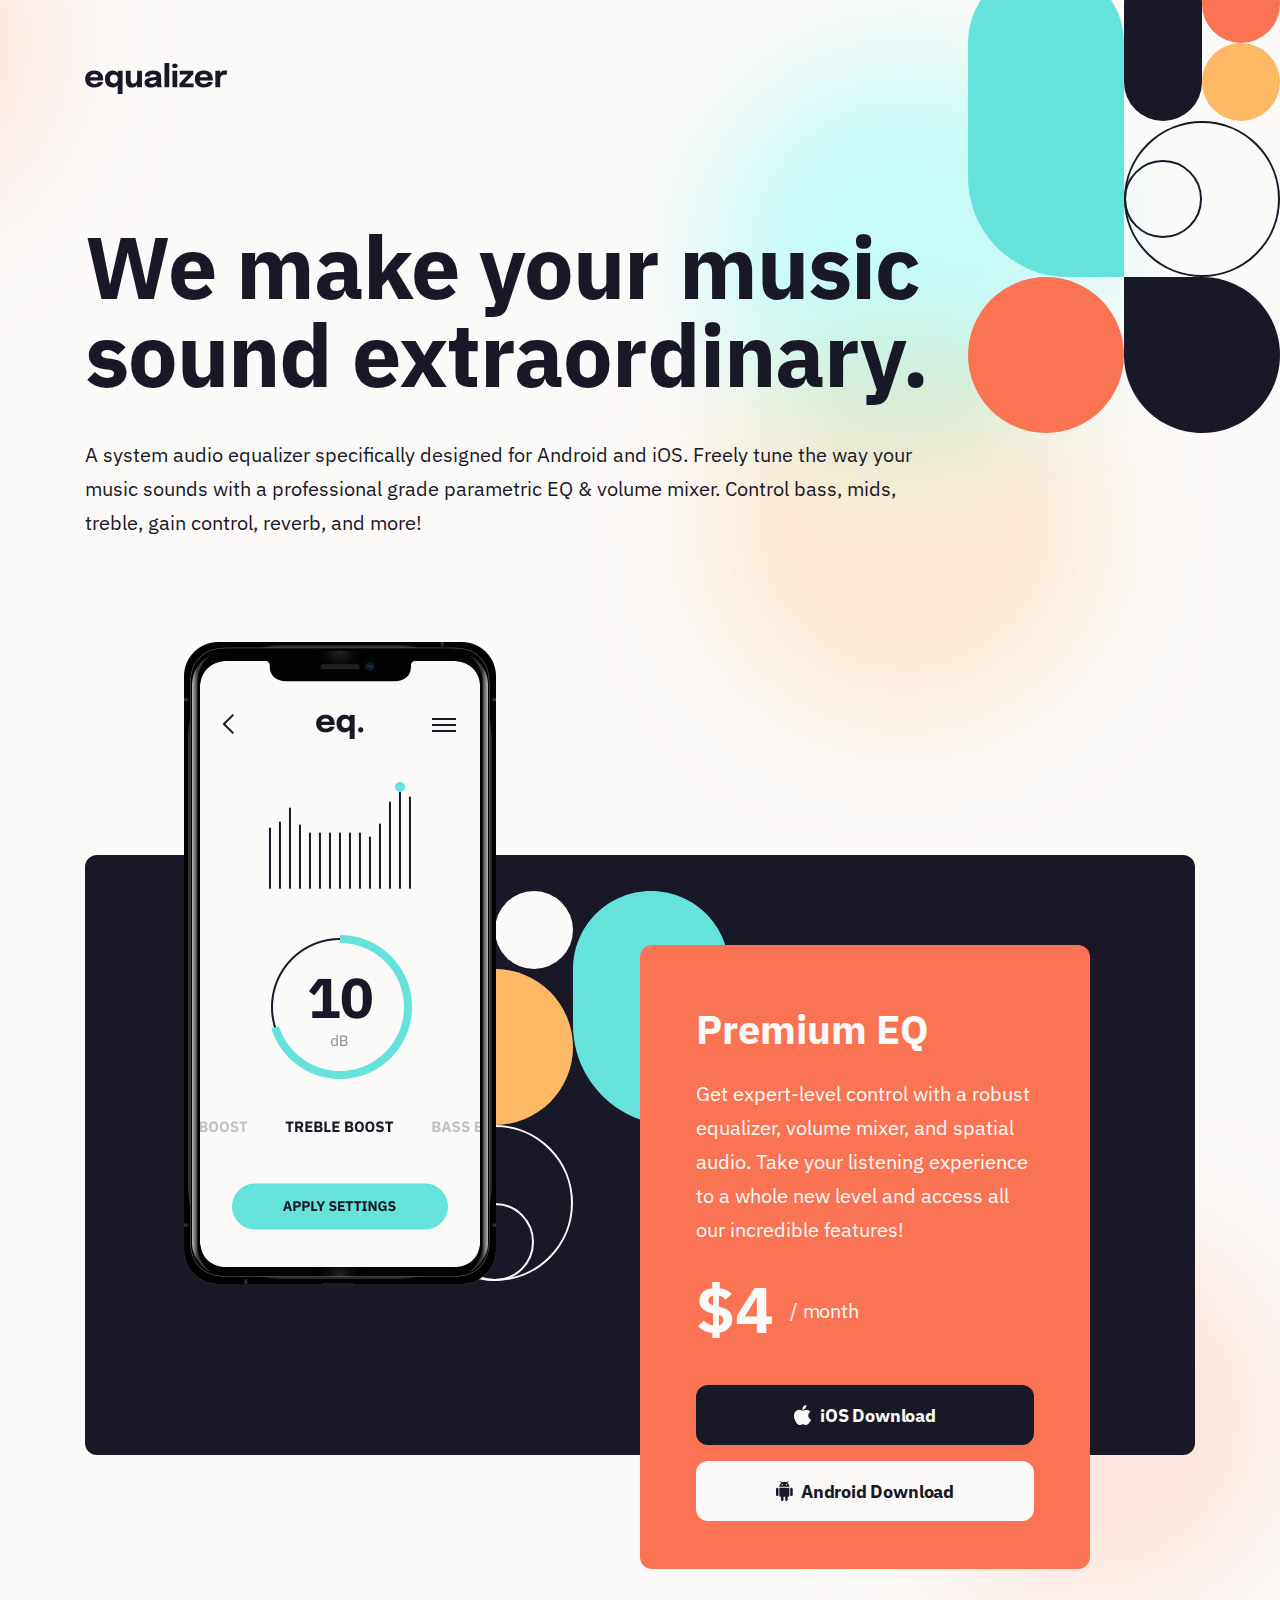
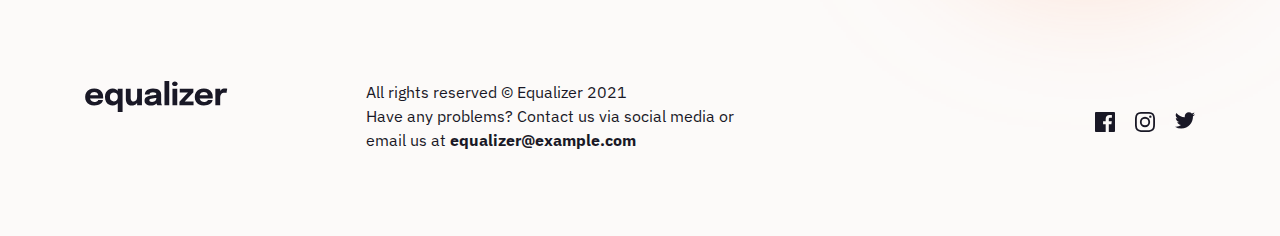
<file: index.html>
<!DOCTYPE html>
<html lang="en">
<head>
  <meta charset="UTF-8">
  <meta name="viewport" content="width=device-width, initial-scale=1.0">
  <link rel="icon" type="image/png" sizes="32x32" href="./assets/favicon-32x32.png">
  <title>Frontend Mentor | Equalizer landing page</title>
  <link rel="preconnect" href="https://fonts.googleapis.com">
  <link rel="preconnect" href="https://fonts.gstatic.com" crossorigin>
  <link href="https://fonts.googleapis.com/css2?family=IBM+Plex+Sans:wght@400;700&display=swap" rel="stylesheet">
  <link rel="stylesheet" href="./css/styles.css">
</head>
<body class="page-body flex">

  <div class="container grid">
    <header class="page-header">
      <img class="logo header-logo" src="./assets/logo.svg" alt="equalizer logo">
      <h1 class="fs-primary-heading ">We make your music sound extraordinary.</h1>
      <p class="fs-primary-body">A system audio equalizer specifically designed for Android and iOS. Freely tune the 
      way your music sounds with a professional grade parametric EQ & volume mixer. Control 
      bass, mids, treble, gain control, reverb, and more!</p> 
    </header>

    <main class="page-main">
      <!-- featured/pricing card section -->
      <section class="featured">
        <img class="product-mockup" src="./assets/illustration-app.png" alt="app example screen shown on iPhone">
        <div class="card">
          <h2 class="card-heading">Premium EQ</h2>
          <p class="card-body">Get expert-level control with a robust equalizer, volume mixer, and spatial audio. Take 
          your listening experience to a whole new level and access all our incredible features!</p>
          <div class="price-container">
            <p><span class="price">$4</span></p><p><span class="term">/ month</span></p>
          </div>

          <a class="btn btn-ios"><img class="btn-icon" src="./assets/icon-apple.svg" alt="apple icon">iOS Download</a>
          <a class="btn btn-android"><img class="btn-icon" src="./assets/icon-android.svg" alt="apple icon">Android Download</a>
        </div>
        <img class="featured-bg-image" src="./assets/bg-pattern-2.svg" alt="" aria-hidden="true">
      </section>
    </main>
 
    <footer class="page-footer grid">
      <!-- grid area: footer-logo -->
      <img class="logo footer-logo" src="./assets/logo.svg" alt="equalizer logo">
      <!-- grid area: footer-text -->
      <div class="footer-text">
        <p>All rights reserved © Equalizer 2021</p>
        <p>Have any problems? Contact us via social media or email us at <a href="#">equalizer@example.com</a></p>
      </div>
      <!-- grid area: footer-social -->
      <ul class="social-list">
        <li>
          <a href="#" class="social-link">
            <svg class="social-icon" width="20" height="20" xmlns="http://www.w3.org/2000/svg"><path d="M18.896 0H1.104C.494 0 0 .494 0 1.104v17.793C0 19.506.494 20 1.104 20h9.58v-7.745H8.076V9.237h2.606V7.01c0-2.583 1.578-3.99 3.883-3.99 1.104 0 2.052.082 2.329.119v2.7h-1.598c-1.254 0-1.496.597-1.496 1.47v1.928h2.989l-.39 3.018h-2.6V20h5.098c.608 0 1.102-.494 1.102-1.104V1.104C20 .494 19.506 0 18.896 0Z"/></svg>
            <span class="sr-only">Facebook</span>
          </a>
        </li>
        <li>
          <a href="#" class="social-link">
            <svg class="social-icon" width="20" height="20" xmlns="http://www.w3.org/2000/svg"><path d="M10 1.802c2.67 0 2.987.01 4.042.059 2.71.123 3.975 1.409 4.099 4.099.048 1.054.057 1.37.057 4.04 0 2.672-.01 2.988-.057 4.042-.124 2.687-1.387 3.975-4.1 4.099-1.054.048-1.37.058-4.041.058-2.67 0-2.987-.01-4.04-.058-2.718-.124-3.977-1.416-4.1-4.1-.048-1.054-.058-1.37-.058-4.041 0-2.67.01-2.986.058-4.04.124-2.69 1.387-3.977 4.1-4.1 1.054-.048 1.37-.058 4.04-.058ZM10 0C7.284 0 6.944.012 5.877.06 2.246.227.227 2.242.061 5.877.01 6.944 0 7.284 0 10s.012 3.057.06 4.123c.167 3.632 2.182 5.65 5.817 5.817 1.067.048 1.407.06 4.123.06s3.057-.012 4.123-.06c3.629-.167 5.652-2.182 5.816-5.817.05-1.066.061-1.407.061-4.123s-.012-3.056-.06-4.122C19.777 2.249 17.76.228 14.124.06 13.057.01 12.716 0 10 0Zm0 4.865a5.135 5.135 0 1 0 0 10.27 5.135 5.135 0 0 0 0-10.27Zm0 8.468a3.333 3.333 0 1 1 0-6.666 3.333 3.333 0 0 1 0 6.666Zm5.338-9.87a1.2 1.2 0 1 0 0 2.4 1.2 1.2 0 0 0 0-2.4Z"/></svg>
            <span class="sr-only">Instagram</span>
          </a>
        </li>
        <li>
          <a href="#" class="social-link">
            <svg class="social-icon" width="20" height="17" xmlns="http://www.w3.org/2000/svg"><path d="M20 2.172a8.192 8.192 0 0 1-2.357.646 4.11 4.11 0 0 0 1.805-2.27 8.22 8.22 0 0 1-2.606.996A4.096 4.096 0 0 0 13.847.248c-2.65 0-4.596 2.472-3.998 5.037A11.648 11.648 0 0 1 1.392 1a4.109 4.109 0 0 0 1.27 5.478 4.086 4.086 0 0 1-1.858-.513c-.045 1.9 1.318 3.679 3.291 4.075a4.113 4.113 0 0 1-1.853.07 4.106 4.106 0 0 0 3.833 2.849A8.25 8.25 0 0 1 0 14.658a11.616 11.616 0 0 0 6.29 1.843c7.618 0 11.923-6.434 11.663-12.205A8.354 8.354 0 0 0 20 2.172Z"/></svg>
            <span class="sr-only">Twitter</span>
          </a>
        </li>
      </ul>      
    </footer>
  <!-- end container div -->
  </div>

</body>
</html>
</file>
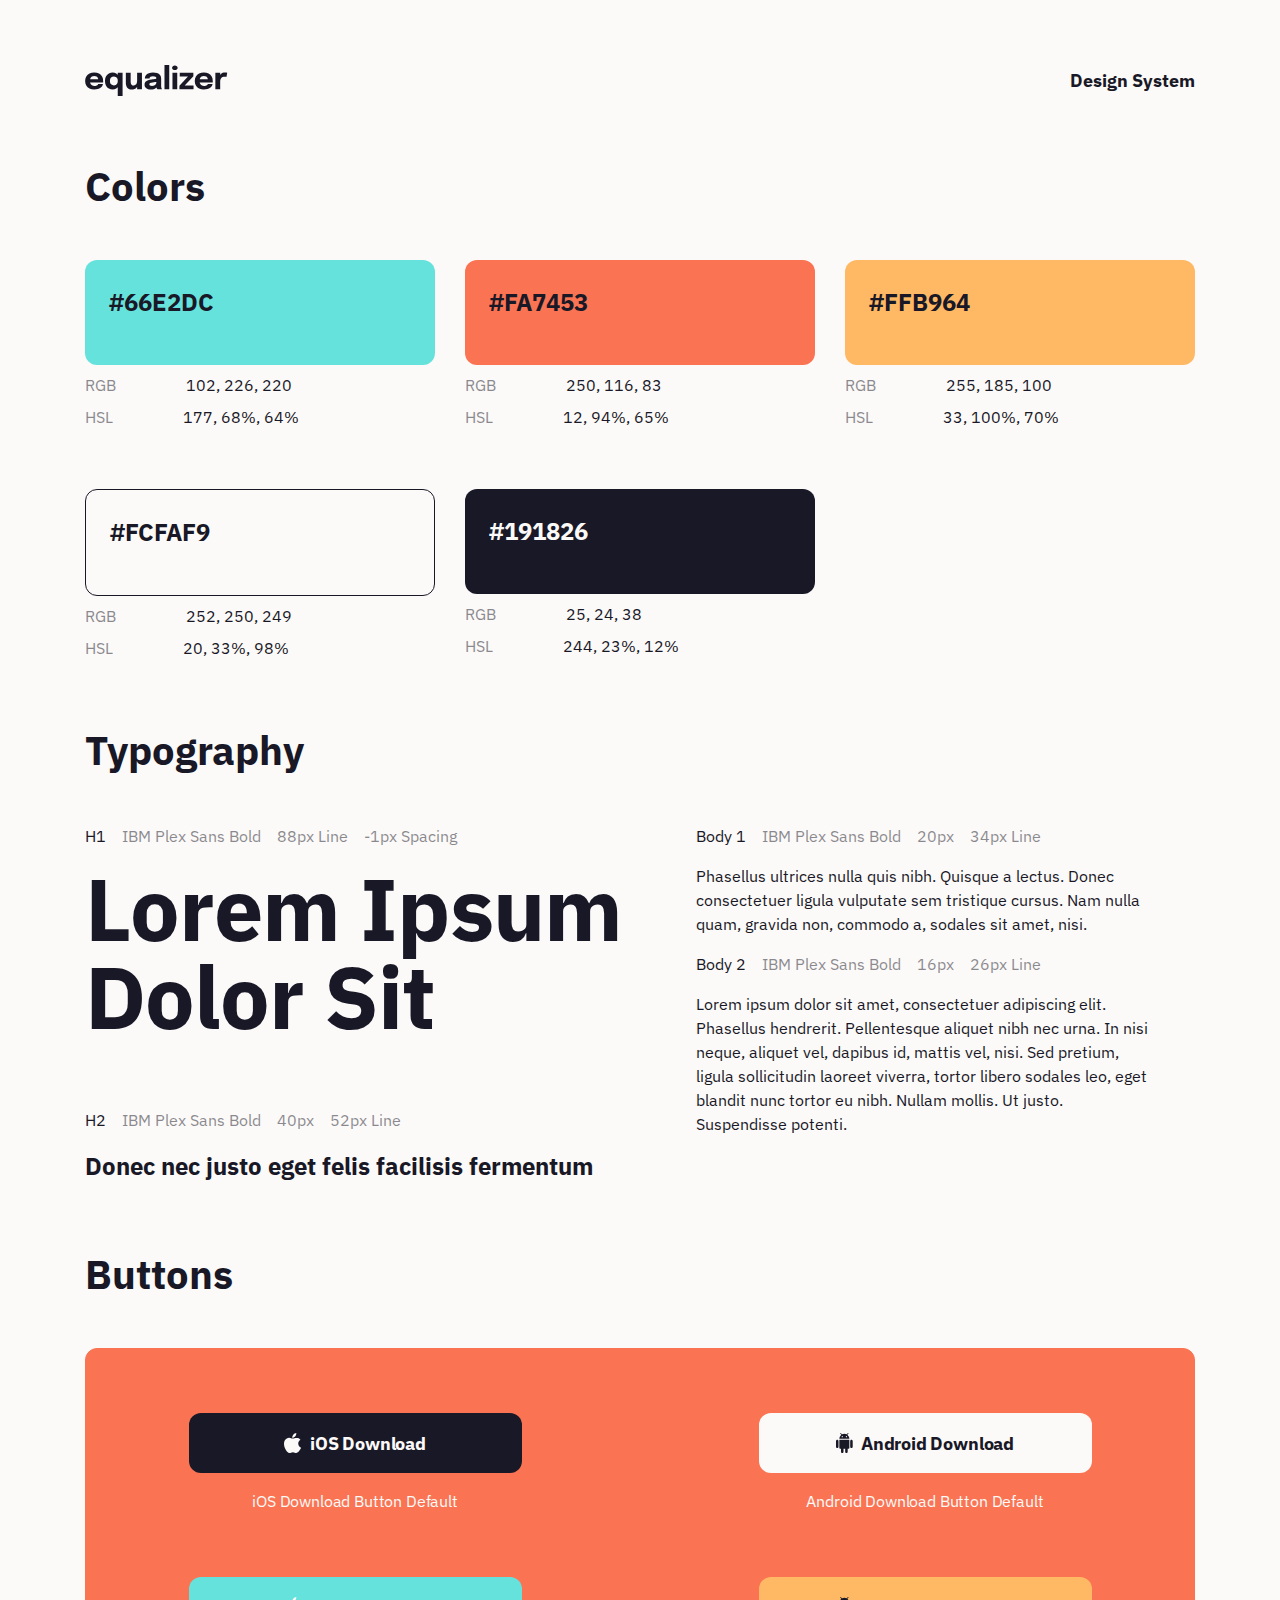
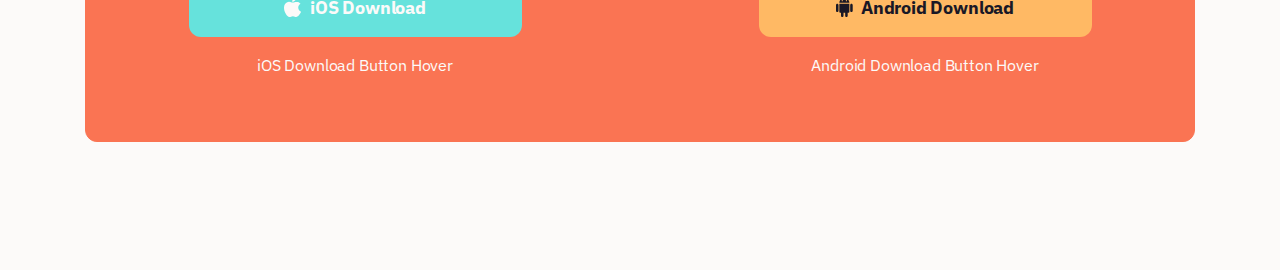
<file: design-sys.html>
<!DOCTYPE html>
<html lang="en">
<head>
  <meta charset="UTF-8">
  <meta http-equiv="X-UA-Compatible" content="IE=edge">
  <meta name="viewport" content="width=device-width, initial-scale=1.0">
  <title>Design System | Equalizer landing page</title>
  <link rel="preconnect" href="https://fonts.googleapis.com">
  <link rel="preconnect" href="https://fonts.gstatic.com" crossorigin>
  <link href="https://fonts.googleapis.com/css2?family=IBM+Plex+Sans:wght@400;700&display=swap" rel="stylesheet">
  <link rel="stylesheet" href="./css/styles.css">
  <link rel="stylesheet" href="./css/design.css">

</head>
<body class="design-body">
  <div class="design-container">
    <header class="flex design-header">
      <img class="logo" src="./assets/logo.svg" alt="equalizer logo">
      <h1 class="header-title">Design System</h1>
    </header>

    <main class="flex design-main">
      <!-- Colors -->
      <section>
        <h2 class="design-title">Colors</h2>
        <div class="grid colors-grid">
          <div class="col">
            <div class="color aqua">#66E2DC</div>
            <div class="alt-clr-formats">
              <p><span class="rgb-color">RGB</span><span>102, 226, 220</span></p>
              <p><span class="hsl-color">HSL</span><span>177, 68%, 64%</span></p>
            </div>
          </div>
          <div class="col ">
            <div class="color orange">#FA7453</div>
            <div class="alt-clr-formats">
              <p><span class="rgb-color">RGB</span><span>250, 116, 83</span></p>
              <p><span class="hsl-color">HSL</span><span>12, 94%, 65%</span></p>
            </div>
          </div>
          <div class="col ">
            <div class="color yellow">#FFB964</div>
            <div class="alt-clr-formats">
              <p><span class="rgb-color">RGB</span><span>255, 185, 100</span></p>
              <p><span class="hsl-color">HSL</span><span>33, 100%, 70%</span></p>
            </div>
          </div>
          <div class="col ">
            <div class="color soft-white">#FCFAF9</div>
            <div class="alt-clr-formats">
              <p><span class="rgb-color">RGB</span><span>252, 250, 249</span></p>
              <p><span class="hsl-color">HSL</span><span>20, 33%, 98%</span></p>
            </div>
          </div>
          <div class="col ">
            <div class="color black">#191826</div>
            <div class="alt-clr-formats">
              <p><span class="rgb-color">RGB</span><span>25, 24, 38</span></p>
              <p><span class="hsl-color">HSL</span><span>244, 23%, 12%</span></p>
            </div>
          </div>
        </div>
      </section>

      <!-- Typography -->
      <section>
        <h2 class="design-title">Typography</h2>
        <div class="grid typo-grid">
          <div class="typo-col">
            <div>
              <div class="flex typo-level">
                <div>H1</div><span>IBM Plex Sans Bold</span><span>88px Line</span><span>-1px Spacing</span>
              </div>
            </div>
            <h1 class="fs-700">Lorem Ipsum Dolor Sit</h1>
            <div>
              <div class="flex typo-level">
                <div>H2</div><span>IBM Plex Sans Bold</span><span>40px</span><span>52px Line</span>
              </div>
            </div>
            <h2 class="fs-600">Donec nec justo eget felis facilisis fermentum</h2>
          </div>
          <div class="typo-col typo-body">
            <div>
              <div class="flex typo-level">
                <div>Body 1</div><span>IBM Plex Sans Bold</span><span>20px</span><span>34px Line</span>
              </div>
            </div>
            <p class="fs-500">Phasellus ultrices nulla quis nibh. Quisque a lectus. Donec consectetuer ligula vulputate sem tristique cursus. Nam nulla quam, gravida non, commodo a, sodales sit amet, nisi.</p>
            <div>
              <div class="flex typo-level">
                <div>Body 2</div><span>IBM Plex Sans Bold</span><span>16px</span><span>26px Line</span>
              </div>
            </div>
            <p class="fs-400">Lorem ipsum dolor sit amet, consectetuer adipiscing elit. Phasellus hendrerit. Pellentesque aliquet nibh nec urna. In nisi neque, aliquet vel, dapibus id, mattis vel, nisi. Sed pretium, ligula sollicitudin laoreet viverra, tortor libero sodales leo, eget blandit nunc tortor eu nibh. Nullam mollis. Ut justo. Suspendisse potenti.</p>
          </div>
        </div>
      </section>

      <!-- Buttons -->
      <section>
        <h2 class="design-title">Buttons</h2>
        <div class="grid buttons-grid">

          <div class="ios-btns">
            <div class="btn-cell">
              <a class="btn btn-ios-design"><img class="btn-icon" src="./assets/icon-apple.svg" alt="apple icon">iOS Download</a>
              <p>iOS Download Button Default</p>
            </div>
            <div class="btn-cell">
              <a class="btn btn-ios-design ios-hover"><img class="btn-icon" src="./assets/icon-apple.svg" alt="apple icon">iOS Download</a>
              <p>iOS Download Button Hover</p>
            </div>
          </div>

          <div class="android-btns">
            <div class="btn-cell">
              <a class="btn btn-android-design"><img class="btn-icon" src="./assets/icon-android.svg" alt="apple icon">Android Download</a>
              <p>Android Download Button Default</p>
            </div>
            <div class="btn-cell">
              <a class="btn btn-android-design android-hover"><img class="btn-icon" src="./assets/icon-android.svg" alt="apple icon">Android Download</a>
              <p>Android Download Button Hover</p>
            </div>
          </div>

        </div>
      </section>
    </main>

  </div>
  
</body>
</html>
</file>
<file: css/styles.css>
/* Custom properties */
:root {
  /* fonts */
  --ff-sans: 'IBM Plex Sans', sans-serif;
  /* font sizes */
  --fs-700: 5.5rem;
  --fs-650: 4rem;
  --fs-600: 2.5rem;
  --fs-550: 2rem;
  --fs-500: 1.25rem;
  --fs-450: 1.125rem;
  --fs-400: 1rem;
  /* font weights */
  --fw-700: 700;
  --fw-400: 400;
  /* colors */
  --clr-aqua: #66E2DC;
  --clr-orange: #FA7453;
  --clr-yellow: #FFB964;
  --clr-soft-white: #FCFAF9;
  --clr-black: #191826;
}

/*
  Josh's Custom CSS Reset
  https://www.joshwcomeau.com/css/custom-css-reset/
*/
*,
*::before,
*::after {
  box-sizing: border-box;
}
* {
  margin: 0;
}
html,
body {
  height: 100%;
}
body {
  line-height: 1.5;
  -webkit-font-smoothing: antialiased;
}
img,
picture,
video,
canvas,
svg {
  display: block;
  max-width: 100%;
}
input,
button,
textarea,
select {
  font: inherit;
}
p,
h1,
h2,
h3,
h4,
h5,
h6 {
  overflow-wrap: break-word;
}
#root,
#__next {
  isolation: isolate;
}

/* Utility Classes */
.grid {
  display: grid;
}

.flex {
  display: flex;
}

/* General Styles */
.page-header {
  grid-area: header;
}

.page-main {
  grid-area: main;
}

.page-footer {
  grid-area: footer;
}

body {
  min-height: 100vh;
  justify-content: center;
  overflow-x: hidden;
  font-family: var(--ff-sans);
  font-size: var(--fs-400);
  line-height: 1.5;
  background-color: var(--clr-soft-white);
  color: var(--clr-black);
}

.container {
  position: relative;
  padding: 2.5rem 0 5rem 0;
  max-width: 1110px;
  grid-template-areas: 
  "header"
  "main"
  "footer"
  ;
}

@media (min-width: 44em) {
  .container {
    padding-inline: 2.5em;
  }
}

.page-body {
  background-image: url("../assets/bg-main-mobile.png");
  background-repeat: no-repeat;
  background-position: right -200px top -250px;
}

.page-header {
  margin-bottom: 13em;
  padding: 0 1.5em;
  margin-right: auto;
}

.logo {
  height: 32px;
}

.header-logo {
  margin-bottom: 4em;
}

/* Featured Section Styles */
.page-main {
  width: 100%;
  height: 600px;
  background: var(--clr-black);
  border-radius: 12px;
  z-index: 0;
  position: relative;
  margin-bottom: 390px;
}

@media (min-width: 44em) {
  .page-body {
    background-image: url("../assets/bg-pattern-1.svg"), url("../assets/bg-main-tablet.png");
    background-position: right -40px top -40px, right -120px top -325px;
    background-size: 270px, auto;
  }
  .container {
    padding-top: 3.875em;
  }
  .page-header {
    margin-bottom: 235px;
    padding-left: 0;
  }
  .header-logo {
    margin-bottom: 6em;
  }
  .page-main {
    margin-bottom: 200px;
  }
}

@media (min-width: 75em) {
  .page-header {
    margin-bottom: 315px;
  }
  .container {
    padding-inline: 0;
  }
  .page-body {
    background-image: url("../assets/bg-pattern-1.svg"), url("../assets/bg-main-desktop.png");
    background-position: right top -35px, right -150px top -300px;
    background-size: 312px, auto;
  }
  .header-logo {
    margin-bottom: 8em;
  }
  .page-main {
    margin-bottom: 225px;
  }
}

.featured-bg-image {
  left: 50%;
  transform: translate(-50%);
  top: 0;
  z-index: -1;
  width: 200px;
  position: absolute;
  width: 280px;
  object-fit: cover;
}

.product-mockup {
  width: 209px;
  position: absolute;
  left: 50%;
  top: 115px;
  transform: translate(-50%, -50%);
}

@media (min-width: 44em) {
  .product-mockup {
    width: 270px;
    left: 26%;
    top: 25%;
  }
  .featured-bg-image {
    top: -32px;
  }
}

@media (min-width: 75em) {
  .product-mockup {
    width: 312px;
    left: 23%;
    top: 18%;
  }
  .featured-bg-image {
    left: 44%;
    top: -7%;
    width: 312px;
  }
}

/* Pricing Card Styles */
.card {
  display: flex;
  flex-direction: column;
  position: absolute;
  width: 100%;
  padding: 3rem 2.25rem;
  background: var(--clr-orange);
  color: var(--clr-soft-white);
  border-radius: 12px;
  top: 375px;
}

.card-heading {
  font-size: var(--fs-550);
  line-height: 1.3;
  margin-bottom: 12px;
}

.card-body {
  font-size: var(--fs-450);
  line-height: 28px;
  margin-bottom: 36px;
}

.price-container {
  display: flex;
  align-items: center;
  gap: 1em;
  margin-bottom: 32px;
}

.price {
  font-size: 65px;
  font-weight: 700;
  line-height: 52px;
}

.term {
  font-size: var(--fs-500);
  line-height: 32px;
  letter-spacing: -0.2px;
}

@media (min-width: 44em) {
  .card {
    padding: 3em;
    max-width: 400px;
    left: 32%;
    top: 28%;
  }
}

@media (min-width: 75em) {
  .card {
    padding: 3.625em 3.5em 3em;
    max-width: 450px;
    left: 50%;
    top: 15%;
  }
  .card-heading {
    margin-bottom: 22px;
    font-size: var(--fs-600);
  }
  .card-body {
    font-size: var(--fs-500);
    line-height: 1.7;
    max-width: 28ch;
  }
  .price-container {
    margin-bottom: 46px;
  }
}


/* Typography */
.fs-primary-heading {
  font-size: var(--fs-600);
  line-height: 1.2;
  margin-bottom: 20px;
}

.fs-primary-body {
  font-size: var(--fs-400);
  line-height: 1.6;
}

.fs-700 {
  font-size: var(--fs-700);
  line-height: 1;
  letter-spacing: -1px;
}

@media (min-width: 44em) {
  .fs-primary-heading,
  .fs-primary-body {
    max-width: 77%;
  }
  .fs-primary-heading {
    font-size: var(--fs-650);
    letter-spacing: -0.72px;
    line-height: 1;
    margin-bottom: 28px;
  } 
  .fs-primary-body {
    font-size: var(--fs-450);
    line-height: 1.6;
  }
}

@media (min-width: 75em) {
  .fs-primary-heading,
  .fs-primary-body {
    max-width: 80%;
  }
  .fs-primary-heading {
    font-size: var(--fs-700);
    letter-spacing: -1px;
    margin-bottom: 40px;
  }
  .fs-primary-body {
    font-size: var(--fs-500);
    line-height: 1.7;
  }
}

/* Footer Styles */

.page-footer {
  padding: 0 1.5em 5em 1.5em;
  grid-template-areas: 
    "footer-logo"
    "footer-text"
    "footer-social"
  ;
  gap: 2rem;
}

.footer-logo {
  grid-area: footer-logo;
}

.footer-text {
  grid-area: footer-text
}

.footer-text a {
  color: inherit;
  text-decoration: none;
  font-weight: 700;
}

.footer-text a:hover,
.footer-text a:active {
  color: var(--clr-orange);
}

.social-list {
  margin-top: 2rem;
  padding: 0;
  list-style: none;
  grid-area: footer-social;
  display: flex;
  gap: 1.25rem;
}

.social-icon {
  width: 1.25rem;
  aspect-ratio: 1;
  fill: var(--clr-black);
}

.social-list a:is(:hover, :focus) .social-icon {
  fill: var(--clr-orange);
}

@media (min-width: 44em) {
  .page-footer {
    padding: 0 0 5.25em 0;
    grid-template-areas: 
      "footer-logo footer-logo"
      "footer-text footer-social"
    ;
  }
}

@media (min-width: 75em) {
  .page-footer {
    grid-template-areas:
      "footer-logo footer-text footer-social"
    ;
    gap: 8.625em;
  }
  .footer-text {
    max-width: 65%;
  }
}

/* Components */
.btn {
  display: inline-flex;
  align-items: center;
  justify-content: center;
  border-radius: 12px;
  cursor: pointer;
  text-decoration: none;
  /* font */
  font-size: 18px;
  font-weight: 700;
  line-height: 1.5;
  letter-spacing: -0.18px;
  /* size */
  padding: .25em 0.75em;
  min-width: 20ch;
  min-height: 60px;
  /* transition effects */
  transition: background-color 0.3s ease-in-out;
}

.btn-ios {
  color: var(--clr-soft-white);
  background-color: var(--clr-black);
  margin-bottom: 1rem;
}

.btn-ios:hover,
.btn-ios:active {
  background-color: var(--clr-aqua);
}

.btn-android {
  color: var(--clr-black);
  background-color: var(--clr-soft-white);
}

.btn-android:hover,
.btn-android:active {
  background-color: var(--clr-yellow);
}

.btn-icon {
  margin-right: 8px;
}

/* for screen-readers only */
.sr-only {
  position: absolute;
  width: 1px;
  height: 1px;
  padding: 0;
  margin: -1px;
  overflow: hidden;
  clip: rect(0, 0, 0, 0);
  white-space: nowrap;
  border: 0;
}
</file>
<file: css/design.css>
/* ***************************** */
/* Design System-specfic classes */
/* ***************************** */
.design-body {
  padding: 0 1.5em;
}

.design-container {
  margin: 0 auto;
  padding-bottom: 8rem;
  max-width: 1110px;
}

.design-header {
  padding: 4em 0;
  justify-content: space-between;
  align-items: center;
}

.header-title {
  font-size: var(--fs-450);
  font-weight: var(--fw-700);
}

.design-title {
  margin-bottom: 3rem;
  font-size: var(--fs-600);
  font-weight: var(--fw-700);
  line-height: 52px;
}

.design-main {
  flex-direction: column;
  gap: 4rem;
}

.colors-grid {
  grid-template-columns: repeat(auto-fit, minmax(20rem, 1fr));
  column-gap: 1.875rem;
  row-gap: 3.75rem;
}

.color {
  padding: 1em 1em 1.875em ;
  font-size: 24px;
  font-weight: var(--fw-700);
  border-radius: 12px;
}

.aqua { background-color: var(--clr-aqua); }
.orange { background-color: var(--clr-orange); }
.yellow { background-color: var(--clr-yellow); }
.soft-white { 
  background-color: var(--clr-soft-white); 
  border: 1px solid var(--clr-black);
}
.black { 
  background-color: var(--clr-black); 
  color: var(--clr-soft-white);
}

.alt-clr-formats {
  margin-top: .5rem;
  display: flex;
  flex-direction: column;
  gap: .5rem;
}

.rgb-color,
.hsl-color {
  margin-right: 70px;
  opacity: 0.5;
}

/* typography section */
.typo-grid {
  grid-template-columns: repeat(auto-fit, minmax(18rem, 1fr));
  column-gap: 2rem;
  row-gap: 3.75rem;
}

.typo-col {
  display: flex;
  flex-direction: column;
  gap: 1em;
}

.typo-body {
  padding: 0 2.5em;
}

.typo-level {
  gap: 1rem;
}

.typo-level span {
  opacity: 0.5;
}

.typo-grid h1 {
  margin-bottom: 3.25rem;
}

/* buttons section */
.buttons-grid {
  padding-top: 4rem;
  grid-template-columns: repeat(auto-fit, minmax(18rem, 1fr));
  gap: 2rem;
  justify-items: center;
  background: var(--clr-orange);
  border: 1px solid var(--clr-orange);
  border-radius: 12px;
}

.btn-cell {
  margin-bottom: 3.75rem;
  text-align: center;
  display: flex;
  flex-direction: column;
  width: 333px;
}

.btn-ios-design {
  color: var(--clr-soft-white);
  background: var(--clr-black);
}

.ios-hover {
  background: var(--clr-aqua);
}

.btn-android-design {
  color: var(--clr-black);
  background: var(--clr-soft-white);
}

.android-hover {
  background: var(--clr-yellow);
}

.btn-cell p {
  margin-top: 12px;
}

.buttons-grid p {
  line-height: 32px;
  letter-spacing: -0.16px;
  color: var(--clr-soft-white);
}
</file>
